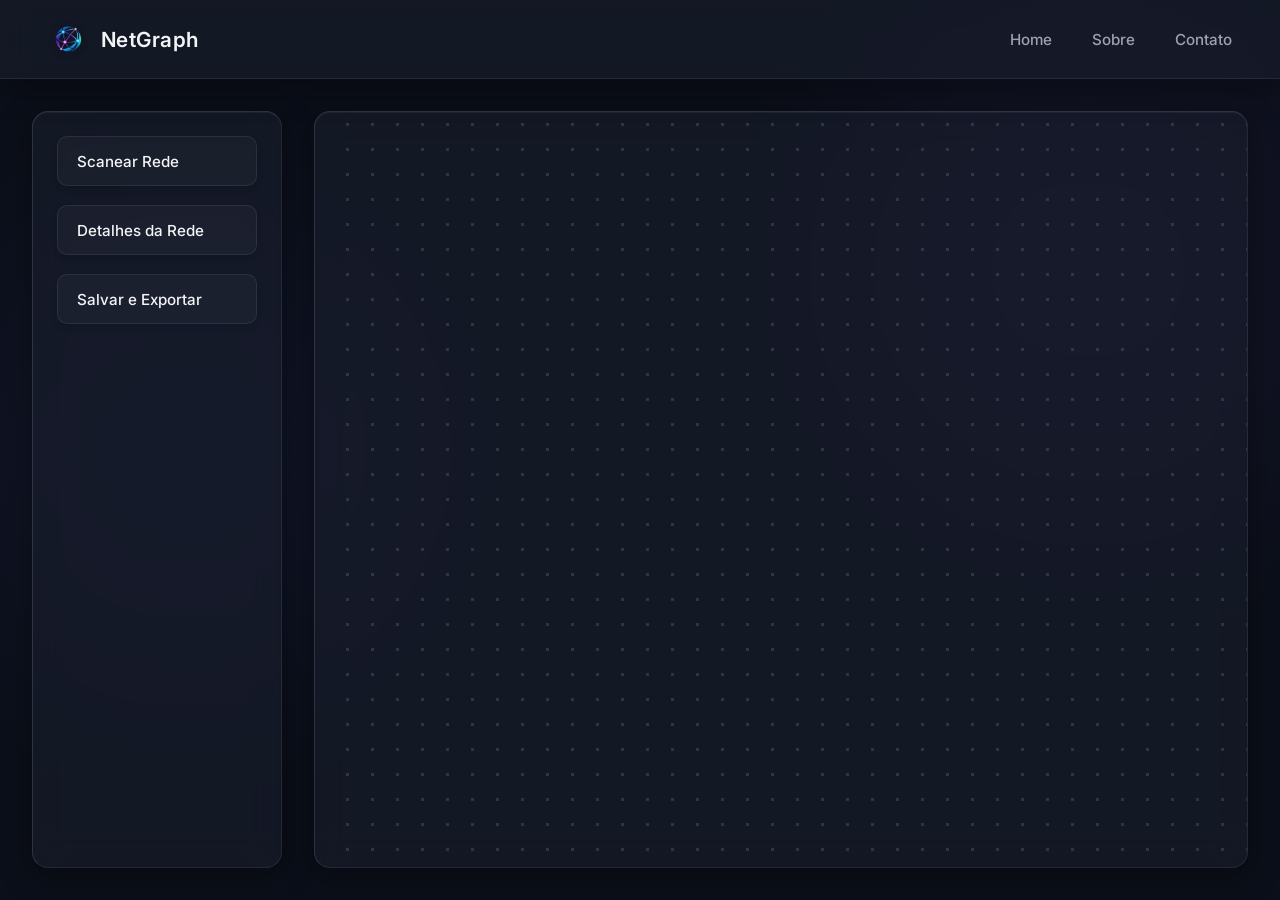
<file: src/ui/index.html>
<!DOCTYPE html>
<html lang="pt-br">
<head>
    <meta charset="UTF-8">
    <meta name="viewport" content="width=device-width, initial-scale=1.0">
    <link rel="stylesheet" href="style.css">
    <link rel="shortcut icon" href="./image/logo-NetGraph.png" type="image/x-icon">
    <title>NetGraph</title>
</head>
<body>
    <header class="navbar">
        <div class="logo">
            <img src="./image/logo-NetGraph.png" alt="NetGraph">
            <span class="logo-text">NetGraph</span>
        </div>
        <nav class="menu">
            <ul>
                <li><a href="index.html">Home</a></li>
                <li><a href="sobre.html">Sobre</a></li>
                <li><a href="https://wa.me/5511998873427" target="_blank">Contato</a></li>
            </ul>
        </nav>
    </header>
    
    <main class="app-container">
        <aside class="toolbar glass-panel">
            <div class="toolbar-group">
                <button id="btn-scan" class="toolbar-btn">Scanear Rede</button>
                <button id="btn-details" class="toolbar-btn">Detalhes da Rede</button>
                <button id="btn-export" class="toolbar-btn">Salvar e Exportar</button>
            </div>
        </aside>
            
        <section class="canvas-wrapper glass-panel">
            <div id="graph-container"></div>

            <div class="canvas" id="canvas"></div>

            <aside id="network-details-panel" class="details-panel hidden">



                <!-- Codigo novo, tirar se precisar -->
                <div class="details-header">
                    <h2>Detalhes da Rede</h2>

                    <button id="close-panel-btn">X</button>
                </div>

                <div class="details-content">    
                    <div class="detail-card">
                        <h3>Dispositivos Encontrados</h3>

                        <ul id="device-list">
                            <li>Nenhum dispositivo encontrado</li>
                        </ul>
                    </div>
                </div>

                <div class="detail-card">
                    <h3>Dispositivos Críticos</h3>

                    <p id="articulation-points">Nenhum dispositivo crítico</p>
                </div>

                <div class="detail-card">
                    <h3>Conexões Críticas</h3>

                    <p id="bridges">Nenhuma conexão crítica</p>
                </div>

                <div class="detail-card">
                    <h3>Dispositivo Central</h3>
                    <p id="centrality"> Nenhum dispositivo central</p>
                </div>
            
        </section>
        <script src="script.js"></script>
    </main>
</body>
</html>
</file>
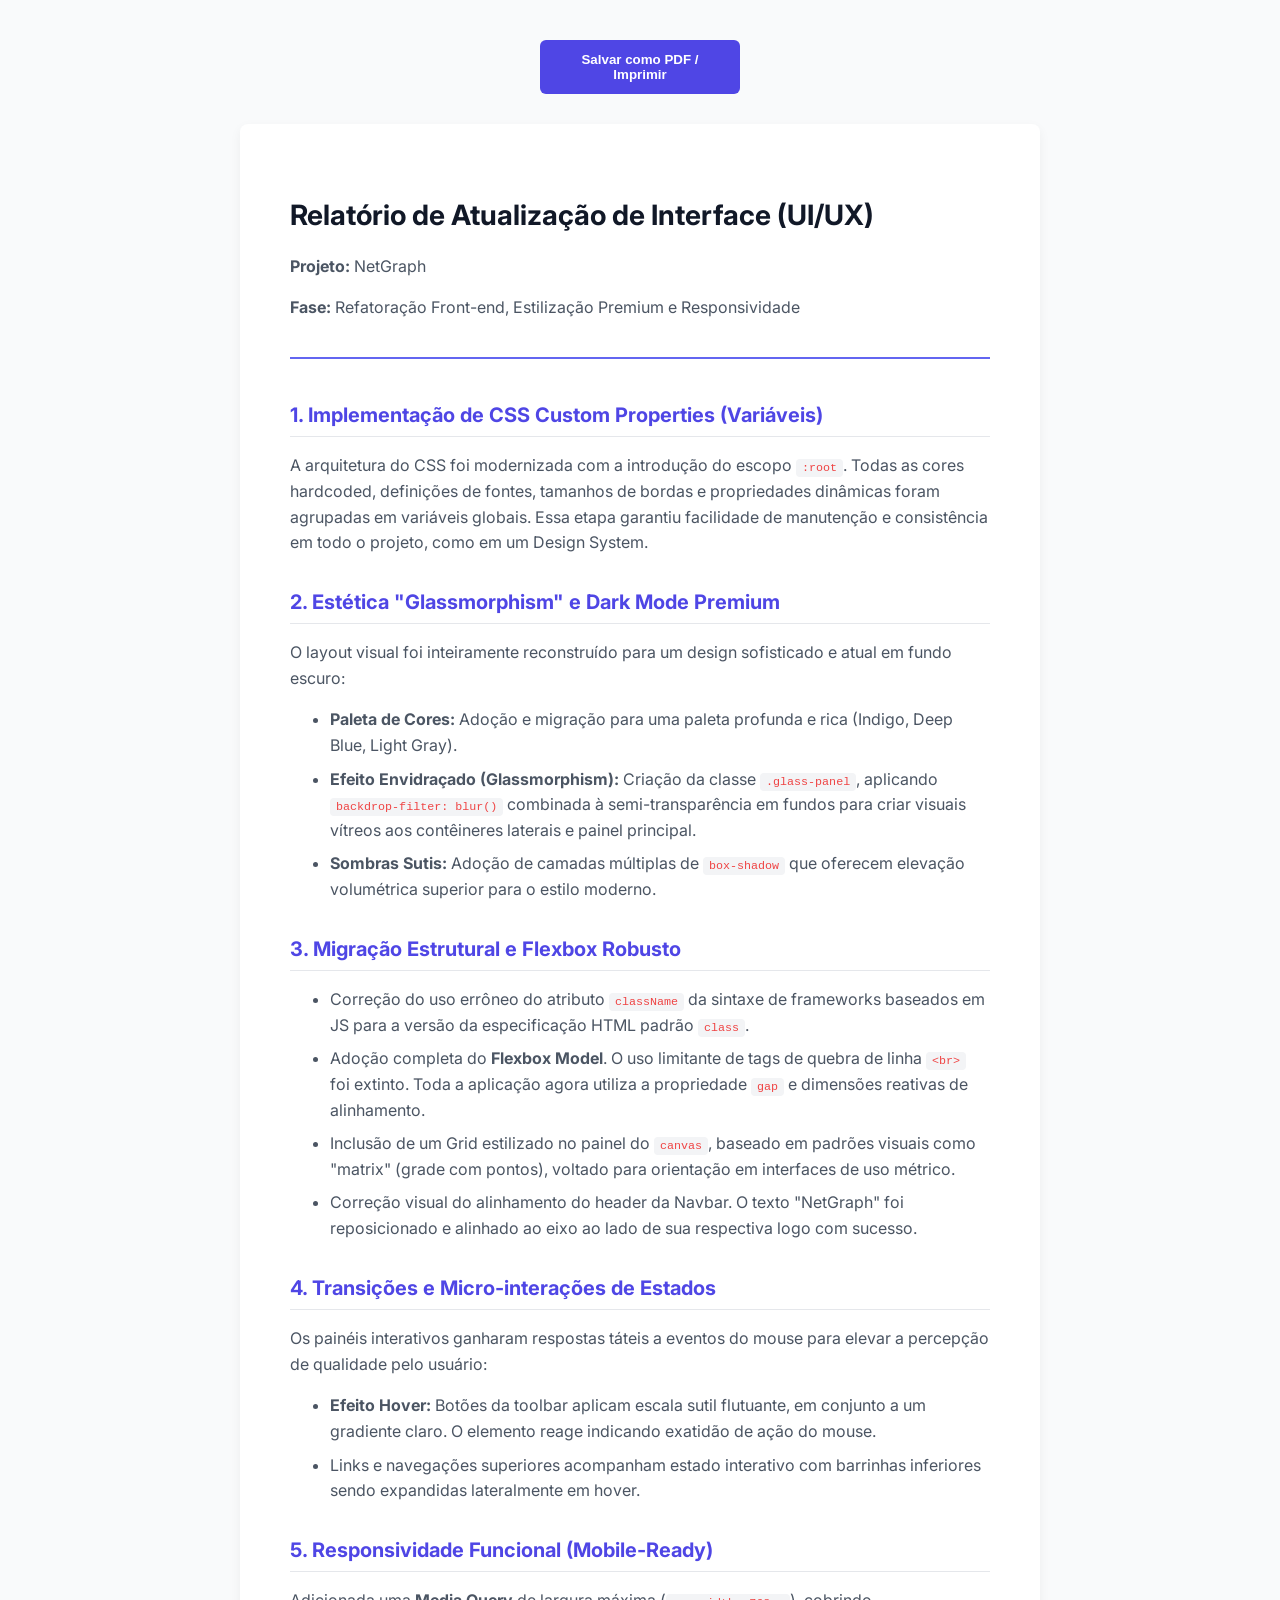
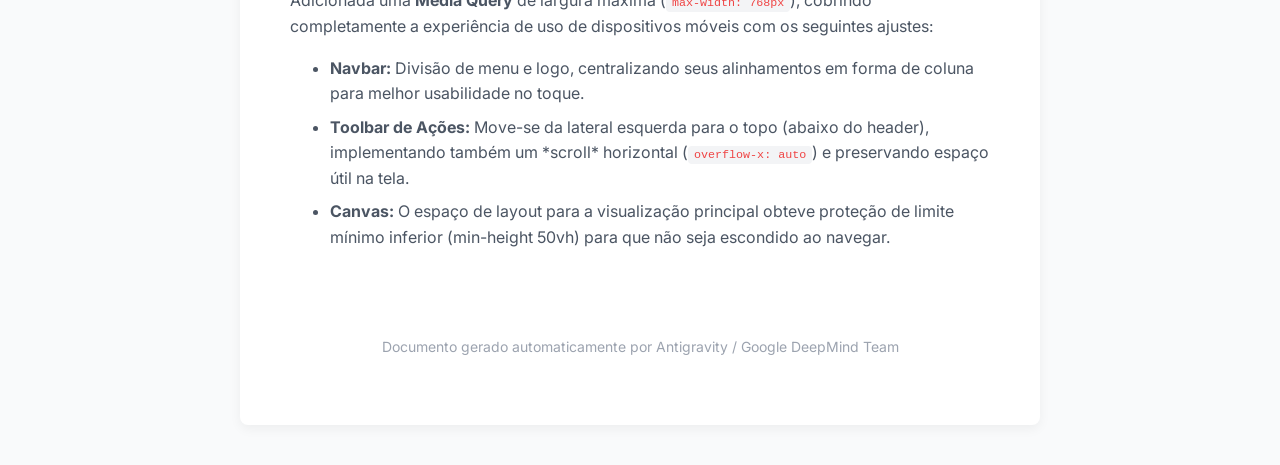
<file: Documentacao_Mudancas.html>
<!DOCTYPE html>
<html lang="pt-br">
<head>
    <meta charset="UTF-8">
    <meta name="viewport" content="width=device-width, initial-scale=1.0">
    <title>Documentação de UI - NetGraph</title>
    <style>
        @import url('https://fonts.googleapis.com/css2?family=Inter:wght@400;600;700&display=swap');
        
        body {
            font-family: 'Inter', sans-serif;
            line-height: 1.6;
            color: #333;
            max-width: 800px;
            margin: 0 auto;
            padding: 40px 20px;
            background-color: #f9fafb;
        }

        .document-page {
            background: white;
            padding: 50px;
            border-radius: 8px;
            box-shadow: 0 4px 12px rgba(0,0,0,0.05);
        }

        header {
            border-bottom: 2px solid #6366F1;
            padding-bottom: 20px;
            margin-bottom: 40px;
        }

        h1 {
            color: #111827;
            font-size: 28px;
            margin-bottom: 8px;
        }

        h2 {
            color: #4F46E5;
            font-size: 20px;
            margin-top: 30px;
            padding-bottom: 5px;
            border-bottom: 1px solid #e5e7eb;
        }

        p {
            margin-bottom: 16px;
            color: #4b5563;
        }

        ul {
            margin-bottom: 20px;
            color: #4b5563;
        }

        li {
            margin-bottom: 8px;
        }

        .highlight {
            background-color: #f3f4f6;
            padding: 2px 6px;
            border-radius: 4px;
            font-family: monospace;
            font-size: 0.9em;
            color: #EF4444;
        }

        .print-btn {
            display: block;
            width: 200px;
            margin: 0 auto 30px auto;
            text-align: center;
            background-color: #4F46E5;
            color: white;
            padding: 12px 24px;
            text-decoration: none;
            border-radius: 6px;
            font-weight: 600;
            cursor: pointer;
            border: none;
        }
        
        .print-btn:hover {
            background-color: #4338CA;
        }

        @media print {
            body {
                background: white;
                padding: 0;
            }
            .document-page {
                box-shadow: none;
                padding: 0;
            }
            .print-btn {
                display: none;
            }
        }
    </style>
</head>
<body>
    <button class="print-btn" onclick="window.print()">Salvar como PDF / Imprimir</button>
    
    <div class="document-page">
        <header>
            <h1>Relatório de Atualização de Interface (UI/UX)</h1>
            <p><strong>Projeto:</strong> NetGraph</p>
            <p><strong>Fase:</strong> Refatoração Front-end, Estilização Premium e Responsividade</p>
        </header>

        <section>
            <h2>1. Implementação de CSS Custom Properties (Variáveis)</h2>
            <p>A arquitetura do CSS foi modernizada com a introdução do escopo <span class="highlight">:root</span>. Todas as cores hardcoded, definições de fontes, tamanhos de bordas e propriedades dinâmicas foram agrupadas em variáveis globais. Essa etapa garantiu facilidade de manutenção e consistência em todo o projeto, como em um Design System.</p>
        </section>

        <section>
            <h2>2. Estética "Glassmorphism" e Dark Mode Premium</h2>
            <p>O layout visual foi inteiramente reconstruído para um design sofisticado e atual em fundo escuro:</p>
            <ul>
                <li><strong>Paleta de Cores:</strong> Adoção e migração para uma paleta profunda e rica (Indigo, Deep Blue, Light Gray).</li>
                <li><strong>Efeito Envidraçado (Glassmorphism):</strong> Criação da classe <span class="highlight">.glass-panel</span>, aplicando <span class="highlight">backdrop-filter: blur()</span> combinada à semi-transparência em fundos para criar visuais vítreos aos contêineres laterais e painel principal.</li>
                <li><strong>Sombras Sutis:</strong> Adoção de camadas múltiplas de <span class="highlight">box-shadow</span> que oferecem elevação volumétrica superior para o estilo moderno.</li>
            </ul>
        </section>

        <section>
            <h2>3. Migração Estrutural e Flexbox Robusto</h2>
            <ul>
                <li>Correção do uso errôneo do atributo <span class="highlight">className</span> da sintaxe de frameworks baseados em JS para a versão da especificação HTML padrão <span class="highlight">class</span>.</li>
                <li>Adoção completa do <strong>Flexbox Model</strong>. O uso limitante de tags de quebra de linha <span class="highlight">&lt;br&gt;</span> foi extinto. Toda a aplicação agora utiliza a propriedade <span class="highlight">gap</span> e dimensões reativas de alinhamento.</li>
                <li>Inclusão de um Grid estilizado no painel do <span class="highlight">canvas</span>, baseado em padrões visuais como "matrix" (grade com pontos), voltado para orientação em interfaces de uso métrico.</li>
                <li>Correção visual do alinhamento do header da Navbar. O texto "NetGraph" foi reposicionado e alinhado ao eixo ao lado de sua respectiva logo com sucesso.</li>
            </ul>
        </section>

        <section>
            <h2>4. Transições e Micro-interações de Estados</h2>
            <p>Os painéis interativos ganharam respostas táteis a eventos do mouse para elevar a percepção de qualidade pelo usuário:</p>
            <ul>
                <li><strong>Efeito Hover:</strong> Botões da toolbar aplicam escala sutil flutuante, em conjunto a um gradiente claro. O elemento reage indicando exatidão de ação do mouse.</li>
                <li>Links e navegações superiores acompanham estado interativo com barrinhas inferiores sendo expandidas lateralmente em hover.</li>
            </ul>
        </section>

        <section>
            <h2>5. Responsividade Funcional (Mobile-Ready)</h2>
            <p>Adicionada uma <strong>Media Query</strong> de largura máxima (<span class="highlight">max-width: 768px</span>), cobrindo completamente a experiência de uso de dispositivos móveis com os seguintes ajustes:</p>
            <ul>
                <li><strong>Navbar:</strong> Divisão de menu e logo, centralizando seus alinhamentos em forma de coluna para melhor usabilidade no toque.</li>
                <li><strong>Toolbar de Ações:</strong> Move-se da lateral esquerda para o topo (abaixo do header), implementando também um *scroll* horizontal (<span class="highlight">overflow-x: auto</span>) e preservando espaço útil na tela.</li>
                <li><strong>Canvas:</strong> O espaço de layout para a visualização principal obteve proteção de limite mínimo inferior (min-height 50vh) para que não seja escondido ao navegar.</li>
            </ul>
        </section>
        
        <br>
        <p style="text-align: center; color: #9ca3af; font-size: 14px; margin-top: 40px;">Documento gerado automaticamente por Antigravity / Google DeepMind Team</p>
    </div>
</body>
</html>
</file>
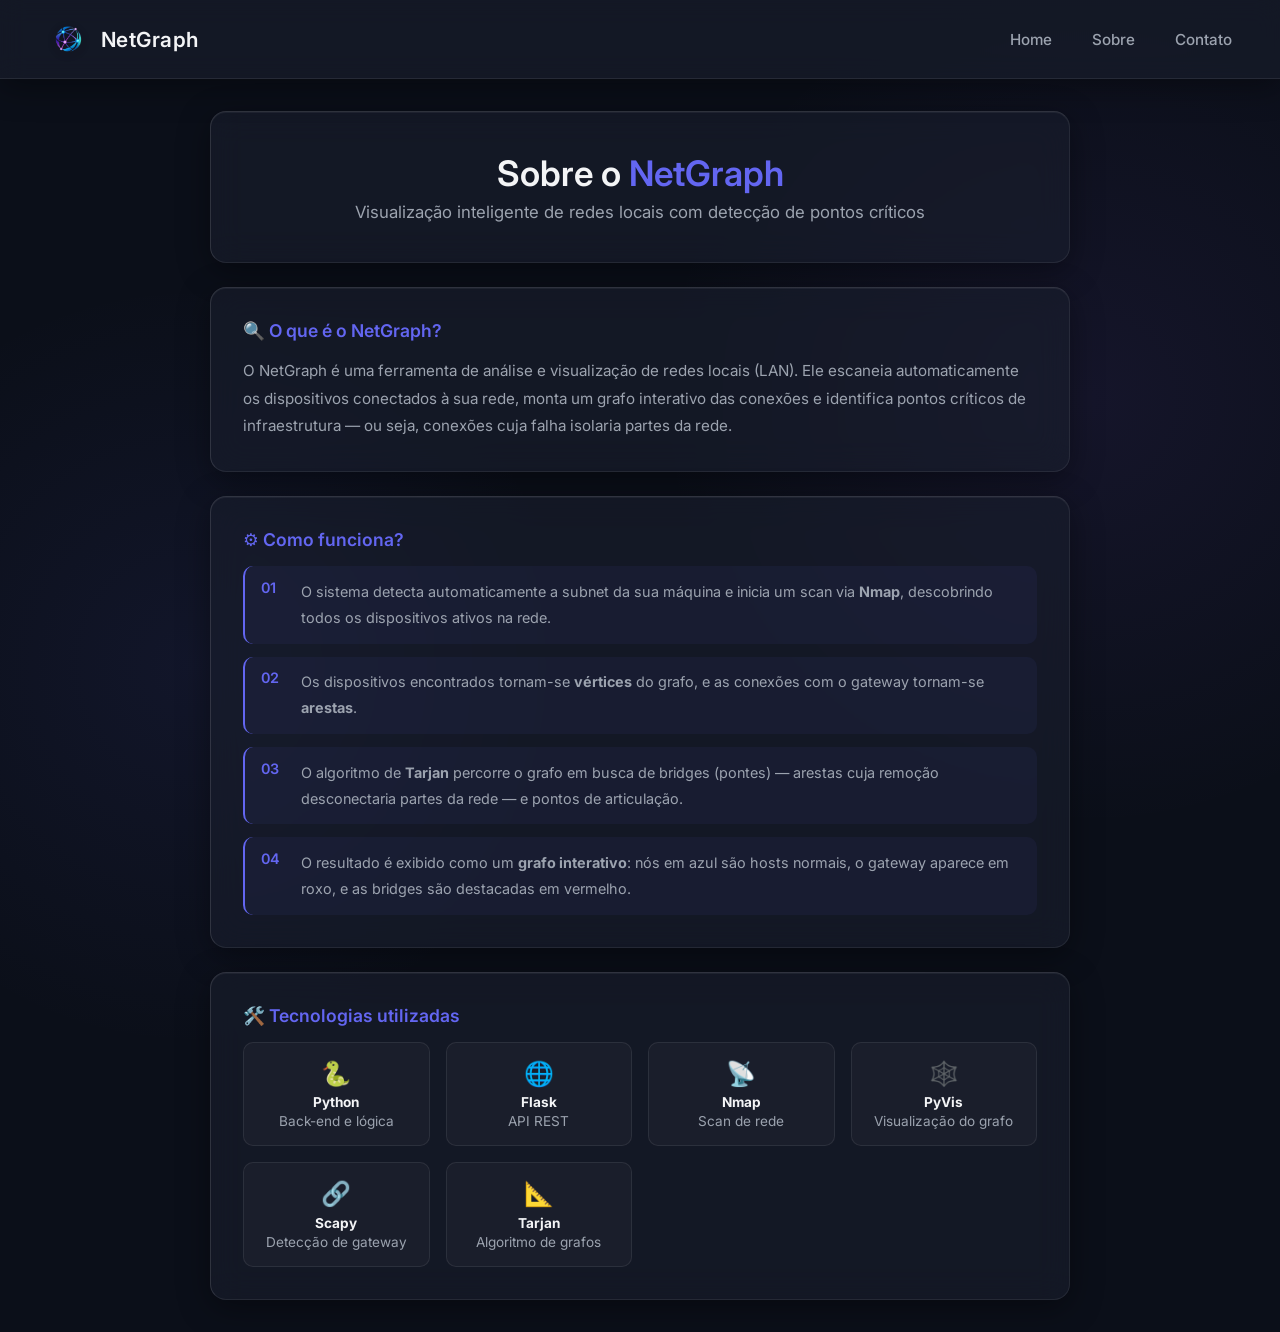
<file: src/ui/sobre.html>
<!DOCTYPE html>
<html lang="pt-br">
<head>
    <meta charset="UTF-8">
    <meta name="viewport" content="width=device-width, initial-scale=1.0">
    <link rel="stylesheet" href="style.css">
    <link rel="shortcut icon" href="./image/logo-NetGraph.png" type="image/x-icon">
    <title>NetGraph — Sobre</title>
    <style>
        .sobre-container {
            flex: 1;
            padding: 2rem;
            overflow-y: auto;
        }

        .sobre-card {
            max-width: 860px;
            margin: 0 auto;
            display: flex;
            flex-direction: column;
            gap: 1.5rem;
        }

        .sobre-header {
            text-align: center;
            padding: 2.5rem 2rem;
        }

        .sobre-header h1 {
            font-size: 2.2rem;
            font-weight: 600;
            color: var(--text-primary);
            margin-bottom: 0.5rem;
        }

        .sobre-header p {
            color: var(--text-secondary);
            font-size: 1.05rem;
        }

        .accent { color: var(--accent-color); }

        .sobre-section {
            padding: 2rem;
        }

        .sobre-section h2 {
            font-size: 1.1rem;
            font-weight: 600;
            color: var(--accent-color);
            margin-bottom: 1rem;
            display: flex;
            align-items: center;
            gap: 0.5rem;
        }

        .sobre-section p {
            color: var(--text-secondary);
            line-height: 1.8;
            font-size: 0.95rem;
        }

        .steps {
            display: flex;
            flex-direction: column;
            gap: 0.8rem;
            margin-top: 0.5rem;
        }

        .step {
            display: flex;
            align-items: flex-start;
            gap: 1rem;
            padding: 0.8rem 1rem;
            background: rgba(99, 102, 241, 0.06);
            border-radius: var(--borda-raio-md);
            border-left: 2px solid var(--accent-color);
        }

        .step-num {
            color: var(--accent-color);
            font-weight: 600;
            font-size: 0.9rem;
            min-width: 24px;
        }

        .step p {
            margin: 0;
            font-size: 0.9rem;
        }

        .tech-grid {
            display: grid;
            grid-template-columns: repeat(auto-fill, minmax(160px, 1fr));
            gap: 1rem;
            margin-top: 0.5rem;
        }

        .tech-item {
            padding: 1rem;
            background: rgba(255, 255, 255, 0.03);
            border: 1px solid var(--border-glass);
            border-radius: var(--borda-raio-md);
            text-align: center;
            font-size: 0.85rem;
            color: var(--text-secondary);
        }

        .tech-item span {
            display: block;
            font-size: 1.5rem;
            margin-bottom: 0.4rem;
        }

        .tech-item strong {
            display: block;
            color: var(--text-primary);
            margin-bottom: 0.2rem;
        }

        @media (max-width: 768px) {
            .sobre-container { padding: 1rem; }
            .sobre-header h1 { font-size: 1.6rem; }
            .tech-grid { grid-template-columns: repeat(2, 1fr); }
        }
    </style>
</head>
<body>
    <header class="navbar">
        <div class="logo">
            <img src="./image/logo-NetGraph.png" alt="NetGraph">
            <span class="logo-text">NetGraph</span>
        </div>
        <nav class="menu">
            <ul>
                <li><a href="index.html">Home</a></li>
                <li><a href="sobre.html">Sobre</a></li>
                <li><a href="https://wa.me/5511983451970" target="_blank">Contato</a></li>
            </ul>
        </nav>
    </header>

    <main class="sobre-container">
        <div class="sobre-card">

            <div class="sobre-header glass-panel">
                <h1>Sobre o <span class="accent">NetGraph</span></h1>
                <p>Visualização inteligente de redes locais com detecção de pontos críticos</p>
            </div>

            <div class="sobre-section glass-panel">
                <h2>🔍 O que é o NetGraph?</h2>
                <p>
                    O NetGraph é uma ferramenta de análise e visualização de redes locais (LAN).
                    Ele escaneia automaticamente os dispositivos conectados à sua rede, monta um grafo
                    interativo das conexões e identifica pontos críticos de infraestrutura — ou seja,
                    conexões cuja falha isolaria partes da rede.
                </p>
            </div>

            <div class="sobre-section glass-panel">
                <h2>⚙️ Como funciona?</h2>
                <div class="steps">
                    <div class="step">
                        <span class="step-num">01</span>
                        <p>O sistema detecta automaticamente a subnet da sua máquina e inicia um scan via <strong>Nmap</strong>, descobrindo todos os dispositivos ativos na rede.</p>
                    </div>
                    <div class="step">
                        <span class="step-num">02</span>
                        <p>Os dispositivos encontrados tornam-se <strong>vértices</strong> do grafo, e as conexões com o gateway tornam-se <strong>arestas</strong>.</p>
                    </div>
                    <div class="step">
                        <span class="step-num">03</span>
                        <p>O algoritmo de <strong>Tarjan</strong> percorre o grafo em busca de bridges (pontes) — arestas cuja remoção desconectaria partes da rede — e pontos de articulação.</p>
                    </div>
                    <div class="step">
                        <span class="step-num">04</span>
                        <p>O resultado é exibido como um <strong>grafo interativo</strong>: nós em azul são hosts normais, o gateway aparece em roxo, e as bridges são destacadas em vermelho.</p>
                    </div>
                </div>
            </div>

            <div class="sobre-section glass-panel">
                <h2>🛠️ Tecnologias utilizadas</h2>
                <div class="tech-grid">
                    <div class="tech-item">
                        <span>🐍</span>
                        <strong>Python</strong>
                        Back-end e lógica
                    </div>
                    <div class="tech-item">
                        <span>🌐</span>
                        <strong>Flask</strong>
                        API REST
                    </div>
                    <div class="tech-item">
                        <span>📡</span>
                        <strong>Nmap</strong>
                        Scan de rede
                    </div>
                    <div class="tech-item">
                        <span>🕸️</span>
                        <strong>PyVis</strong>
                        Visualização do grafo
                    </div>
                    <div class="tech-item">
                        <span>🔗</span>
                        <strong>Scapy</strong>
                        Detecção de gateway
                    </div>
                    <div class="tech-item">
                        <span>📐</span>
                        <strong>Tarjan</strong>
                        Algoritmo de grafos
                    </div>
                </div>
            </div>

        </div>
    </main>
</body>
</html>
</file>
<file: src/ui/style.css>
@import url('https://fonts.googleapis.com/css2?family=Inter:wght@300;400;500;600&display=swap');

:root {
    /* Premium Paleta Dark & Glassmorphism */
    --bg-color-main: #0B0F19; /* Background profundo premium */
    --bg-color-glass: rgba(25, 30, 45, 0.6); /* Efeito translúcido */
    --border-glass: rgba(255, 255, 255, 0.08); /* Borda envidraçada */
    
    /* Cores de Destaque */
    --accent-color: #6366F1; /* Indigo que sobressai */
    --accent-hover: #4F46E5;
    
    /* Tipografia */
    --text-primary: #f3f4f6;
    --text-secondary: #9ca3af;
    --fonte-principal: 'Inter', system-ui, -apple-system, sans-serif;
    
    /* Layout Variables (Flexíveis) */
    --borda-raio-lg: 16px;
    --borda-raio-md: 10px;
    
    /* Efeitos de Sombras Premium */
    --sombra-elegante: 0 8px 32px 0 rgba(0, 0, 0, 0.37);
    --sombra-interna-brilho: inset 0 1px 0 0 rgba(255, 255, 255, 0.05); /* Simula o reflexo superior do vidro */
    
    /* Animações e Transições */
    --transicao-suave: all 0.3s cubic-bezier(0.25, 0.8, 0.25, 1);
}

/* =========================================
   Reset Global & Base Estilos
   ========================================= */
* {
    margin: 0;
    padding: 0;
    box-sizing: border-box; /* Fundamental para grid/flex não quebrarem os tamanhos */
}

body {
    background-color: var(--bg-color-main);
    color: var(--text-primary);
    font-family: var(--fonte-principal);
    min-height: 100vh; /* Altura preenchida pro Flex funcionar */
    display: flex;
    flex-direction: column;
    overflow-x: hidden;
    
    /* Brilho radial no background para dar profundidade de luz atrás dos vidros */
    background-image: 
        radial-gradient(circle at 15% 50%, rgba(99, 102, 241, 0.08), transparent 30%),
        radial-gradient(circle at 85% 30%, rgba(139, 92, 246, 0.08), transparent 30%);
}

/* =========================================
   Navbar 
   ========================================= */
.navbar {
    display: flex;
    justify-content: space-between;
    align-items: center;
    padding: 1.2rem 3rem;
    
    background: var(--bg-color-glass);
    backdrop-filter: blur(12px); /* Desfoque do background real */
    -webkit-backdrop-filter: blur(12px);
    
    border-bottom: 1px solid var(--border-glass);
    box-shadow: var(--sombra-elegante);
    position: sticky;
    top: 0;
    z-index: 100;
}

.logo {
    display: flex;
    align-items: center;
    gap: 0.8rem;
    font-weight: 600;
    font-size: 1.3rem;
    letter-spacing: 0.5px;
    color: var(--text-primary);
}

.logo img {
    height: 40px;
    filter: drop-shadow(0 2px 4px rgba(0,0,0,0.2));
}

.menu ul {
    list-style: none;
    display: flex;
    gap: 2.5rem; /* Substitui uso de margens manuais */
}

.menu a {
    text-decoration: none;
    color: var(--text-secondary);
    font-weight: 500;
    font-size: 0.95rem;
    position: relative;
    padding-bottom: 4px;
    transition: var(--transicao-suave);
}

/* Efeito sublinhado animado no Menu */
.menu a::after {
    content: '';
    position: absolute;
    width: 0;
    height: 2px;
    bottom: 0;
    left: 0;
    background-color: var(--accent-color);
    transition: var(--transicao-suave);
}

.menu a:hover { color: var(--text-primary); }
.menu a:hover::after { width: 100%; }

/* =========================================
   App Layout (Pós-Header)
   ========================================= */
.app-container {
    display: flex; /* Flexbox para colocar toolbar na esquerda e canvas na direita */
    flex: 1; /* Preenche a altura restante entre navbar e fim da tela */
    padding: 2rem;
    gap: 2rem; /* Espaçamento entre as divisórias - flexível! */
    height: calc(100vh - 78px);
}

/* =============== Componente Reutilizável Glass ============= */
.glass-panel {
    background: var(--bg-color-glass);
    backdrop-filter: blur(16px);
    -webkit-backdrop-filter: blur(16px);
    
    border: 1px solid var(--border-glass);
    /* Reflexos de luzes nas bordas superior e esquerda */
    border-top: 1px solid rgba(255, 255, 255, 0.12);
    border-left: 1px solid rgba(255, 255, 255, 0.12);
    
    border-radius: var(--borda-raio-lg);
    box-shadow: var(--sombra-interna-brilho), var(--sombra-elegante);
}

/* =========================================
   Toolbar Lateral
   ========================================= */
.toolbar {
    width: 250px;
    min-width: 250px;
    padding: 1.5rem;
    display: flex;
    flex-direction: column;
}

.toolbar-group {
    display: flex;
    flex-direction: column;
    gap: 1.2rem;
}

/* =========================================
   Botões Premium State Transitions
   ========================================= */
.toolbar-btn {
    background: rgba(255,255,255, 0.03); /* Leve luminosidade */
    color: var(--text-primary);
    border: 1px solid var(--border-glass);
    padding: 0.9rem 1.2rem;
    border-radius: var(--borda-raio-md);
    cursor: pointer;
    font-family: inherit;
    font-weight: 500;
    font-size: 0.95rem;
    text-align: left; /* Ou center se preferir */
    
    /* Transição elegante em todas propriedades no hover */
    transition: var(--transicao-suave);
    box-shadow: 0 4px 6px rgba(0,0,0,0.1);
    position: relative;
    overflow: hidden;
}

/* Brilho que aparece ao interagir */
.toolbar-btn::before {
    content: '';
    position: absolute;
    top: 0; left: 0; right: 0; bottom: 0;
    background: linear-gradient(135deg, rgba(255,255,255,0.1), transparent);
    opacity: 0;
    transition: var(--transicao-suave);
}

.toolbar-btn:hover {
    transform: translateY(-3px) scale(1.02); /* Efeito reativo flutuante (scale up e offsetY) */
    border-color: rgba(255,255,255, 0.2);
    background: rgba(255,255,255, 0.08); /* Clareia para sinalizar foco */
    /* Glow effect sutil vindo da borda */
    box-shadow: 0 10px 15px -3px rgba(0, 0, 0, 0.3), 0 0 15px rgba(99, 102, 241, 0.2);
}

.toolbar-btn:hover::before { opacity: 1; }

.toolbar-btn:active {
    transform: translateY(1px) scale(0.98); /* Feedback de clique pressionado */
    box-shadow: 0 2px 5px rgba(0,0,0,0.2);
}

/* =========================================
   Área Principal do Canvas
   ========================================= */
.canvas-wrapper {
    flex: 1; /* Domina o espaço total desocupado pela toolbar */
    display: flex; /* Para os filhos esticarem */
    overflow: hidden; 
    position: relative;
    gap: 20px; /* tirar caso precisar */
    align-items: stretch; /* tirar caso precisar */
}

.canvas {
    width: 100%;
    height: 100%;
    /* Grid de pontos estilo matriz para o Canvas! */
    background-image: radial-gradient(rgba(255, 255, 255, 0.12) 1.5px, transparent 1.5px);
    background-size: 25px 25px; /* Distância entre os pontinhos do Grid do NetGraph */
}

/* =========================================
   Painel de detalhes lateral - tirar caso precisar
   ========================================= */
.details-panel {
    width: 320px;
    min-width: 320px;
    background: rgba(20, 28, 50, 0.95);
    border: 1px solid rgba(255,255,255,0.08);
    border-radius: var(--borda-raio-lg);
    padding: 20px;
    overflow-y: auto;
    transition: opacity 0.25s ease, transform 0.25s ease;
}

.hidden {
    display: none
}

.details-header {
    display: flex;
    justify-content: space-between;
    align-items: center;
    margin-bottom: 20px;
}

.details-header h2 {
    font-size: 22px;
}

#close-panel-btn {
    background: transparent;
    border: none;
    font-size: 18px;
    cursor: pointer;
}

.details-content {
    display: flex;
    flex-direction: column;
    gap: 16px
}

.detail-card {
    background: rgba(255,255,255,0.04);
    border-radius: 14px;
    padding: 16px;
    margin-bottom: 10px;
}

.detail-card h3 {
    margin-bottom: 10px;
}

.detail-card p,
.detail-card li {
    color: #c8d0e0;
    font-size: 15px;
    text-align: center;
    list-style-type: none;
}

/* =========================================
   Responsividade (Mobile & Tablets)
   ========================================= */
@media screen and (max-width: 768px) {
    .navbar {
        flex-direction: column;
        padding: 1rem;
        gap: 1.5rem;
    }
    
    .logo {
        justify-content: center;
        width: 100%;
    }
    
    .menu ul {
        flex-wrap: wrap;
        justify-content: center;
        gap: 1.5rem;
    }
    
    .app-container {
        flex-direction: column;
        padding: 1rem;
        height: auto;
        min-height: calc(100vh - 150px);
    }
    
    .toolbar {
        width: 100%;
        min-width: unset;
        flex-direction: row; /* Muda os botões para lado a lado */
        padding: 1rem;
        overflow-x: auto; /* Permite scroll horizontal dos botões */
    }
    
    .toolbar-group {
        flex-direction: row;
        flex: 1;
        gap: 1rem;
    }
    
    .toolbar-btn {
        flex: 0 0 auto; /* Evita que o botão encolha na rolagem horizontal */
        white-space: nowrap;
    }
    
    .canvas-wrapper {
        min-height: 50vh; /* Garante tamanho suficiente do canvas no celular */
    }
}
</file>
